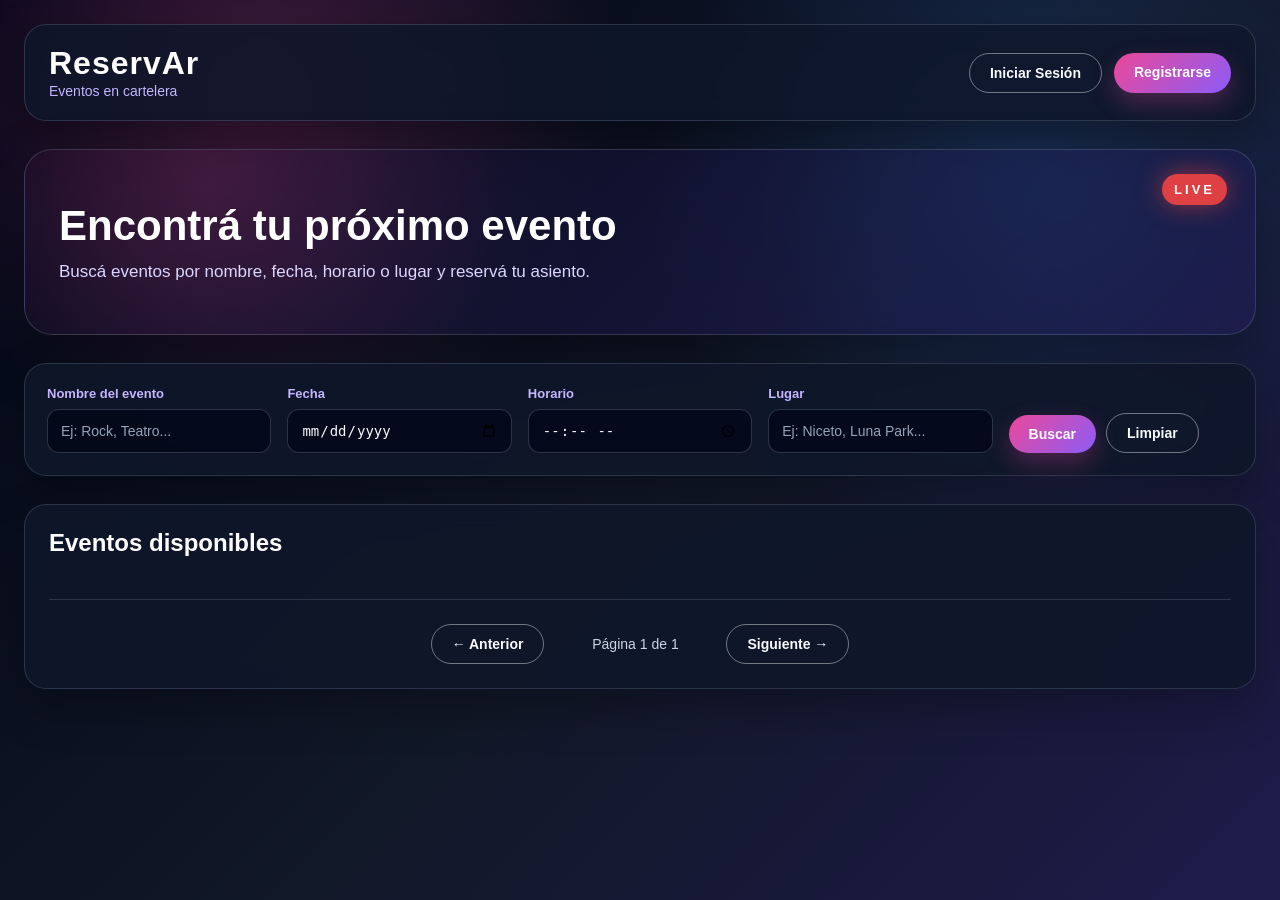
<file: wwwroot/index.html>
<!DOCTYPE html>
<html lang="es">

<head>
    <meta charset="UTF-8" />
    <meta name="viewport" content="width=device-width, initial-scale=1.0" />
    <title>ReservAr - Inicio</title>
    <link rel="stylesheet" href="./css/index.css" />
</head>

<body>
    <main class="home-page">
        <header class="navbar">
            <div class="brand">
                <h1>ReservAr</h1>
                <span id="welcomeUser">Eventos en cartelera</span>
            </div>

            <nav id="navActions" class="nav-actions"></nav>
        </header>

        <section class="hero">
            <h2>Encontrá tu próximo evento</h2>
            <p>Buscá eventos por nombre, fecha, horario o lugar y reservá tu asiento.</p>
        </section>

        <section class="filters-card">
            <div class="filter-group">
                <label for="searchName">Nombre del evento</label>
                <input type="text" id="searchName" placeholder="Ej: Rock, Teatro..." />
            </div>

            <div class="filter-group">
                <label for="searchDate">Fecha</label>
                <input type="date" id="searchDate" />
            </div>

            <div class="filter-group">
                <label for="searchTime">Horario</label>
                <input type="time" id="searchTime" />
            </div>

            <div class="filter-group">
                <label for="searchVenue">Lugar</label>
                <input type="text" id="searchVenue" placeholder="Ej: Niceto, Luna Park..." />
            </div>

            <div class="filter-actions">
                <button id="searchButton" class="btn btn-primary">Buscar</button>
                <button id="clearButton" class="btn btn-outline">Limpiar</button>
            </div>
        </section>

        <section class="events-section">
            <div class="section-header">
                <h3>Eventos disponibles</h3>
                <span id="eventsCount"></span>
            </div>

            <div id="loadingMessage" class="loading-message hidden">
                Cargando eventos...
            </div>

            <div id="errorMessage" class="error-message hidden"></div>

            <div id="eventsContainer" class="events-grid"></div>

            <div id="paginationControls" class="pagination-controls hidden">
                <button id="prevPageButton" class="btn btn-outline">← Anterior</button>
                <span id="pageInfo" class="page-info">Página <span id="currentPage">1</span> de <span id="totalPages">1</span></span>
                <button id="nextPageButton" class="btn btn-outline">Siguiente →</button>
            </div>
        </section>
    </main>

    <script type="module" src="./js/index.js"></script>
</body>

</html>
</file>
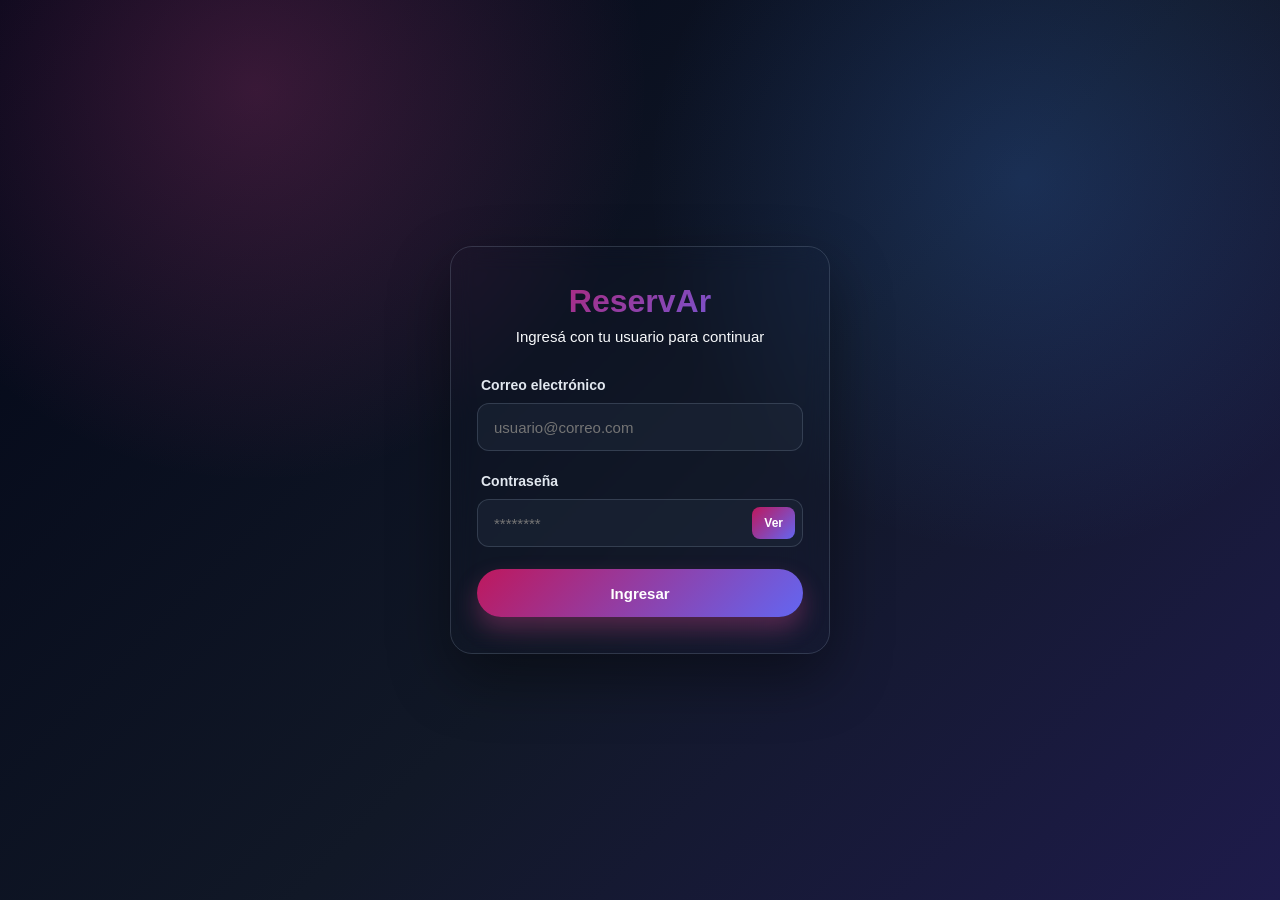
<file: wwwroot/login.html>
<!DOCTYPE html>
<html lang="es">

<head>
    <meta charset="UTF-8" />
    <meta name="viewport" content="width=device-width, initial-scale=1.0" />
    <title>ReservAr - Login</title>
    <link rel="stylesheet" href="./css/main.css" />
</head>

<body>
    <main class="login-page">
        <section class="login-card">
            <div class="login-header">
                <h1>ReservAr</h1>
                <p>Ingresá con tu usuario para continuar</p>
            </div>

            <form id="loginForm" class="login-form">
                <div class="form-group">
                    <label for="email">Correo electrónico</label>
                    <input type="email" id="email" name="email" placeholder="usuario@correo.com" required />
                </div>

                <div class="form-group">
                    <label for="password">Contraseña</label>
                    <div class="password-wrapper">
                        <input type="password" id="password" name="password" placeholder="********" required />
                        <button type="button" id="togglePassword" class="toggle-password">
                            Ver
                        </button>
                    </div>
                </div>

                <button type="submit" id="loginButton" class="login-button">
                    Ingresar
                </button>

                <div id="loadingMessage" class="loading-message hidden">
                    Validando credenciales...
                </div>

                <div id="errorMessage" class="error-message hidden"></div>
                <div id="successMessage" class="success-message hidden"></div>
            </form>
        </section>
    </main>

    <script type="module" src="./js/login.js"></script>
</body>

</html>
</file>
<file: wwwroot/css/index.css>
* {
    box-sizing: border-box;
    margin: 0;
    padding: 0;
}

body {
    font-family: Arial, sans-serif;
    min-height: 100vh;
    color: #f8fafc;
    background:
        radial-gradient(circle at 20% 10%, rgba(236, 72, 153, 0.25), transparent 28%),
        radial-gradient(circle at 80% 20%, rgba(59, 130, 246, 0.22), transparent 30%),
        linear-gradient(135deg, #020617, #111827 55%, #1e1b4b);
}

.home-page {
    min-height: 100vh;
    padding: 24px;
}

.navbar {
    background: rgba(15, 23, 42, 0.86);
    border: 1px solid rgba(148, 163, 184, 0.24);
    border-radius: 22px;
    padding: 20px 24px;
    display: flex;
    justify-content: space-between;
    align-items: center;
    box-shadow: 0 18px 45px rgba(0, 0, 0, 0.35);
    backdrop-filter: blur(14px);
}

.brand h1 {
    font-size: 32px;
    color: #ffffff;
    letter-spacing: 1px;
}

.brand span {
    font-size: 14px;
    color: #c4b5fd;
}

.nav-actions {
    display: flex;
    gap: 12px;
}

.btn {
    border: none;
    border-radius: 999px;
    padding: 11px 20px;
    cursor: pointer;
    font-weight: bold;
    font-size: 14px;
    text-decoration: none;
    display: inline-block;
    text-align: center;
    transition: transform 0.15s ease, box-shadow 0.15s ease;
}

.btn:hover {
    transform: translateY(-2px);
}

.btn-primary {
    background: linear-gradient(135deg, #ec4899, #8b5cf6);
    color: white;
    box-shadow: 0 10px 24px rgba(236, 72, 153, 0.28);
}

.btn-outline {
    background: transparent;
    color: #f8fafc;
    border: 1px solid rgba(248, 250, 252, 0.42);
}

.btn-logout {
    background: linear-gradient(135deg, #ef4444, #f97316);
    color: white;
}

.hero {
    margin: 28px 0;
    padding: 52px 34px;
    border-radius: 28px;
    color: white;
    background:
        linear-gradient(135deg, rgba(2, 6, 23, 0.42), rgba(30, 27, 75, 0.88)),
        radial-gradient(circle at 15% 20%, rgba(236, 72, 153, 0.35), transparent 28%),
        radial-gradient(circle at 85% 30%, rgba(14, 165, 233, 0.28), transparent 30%);
    border: 1px solid rgba(148, 163, 184, 0.25);
    box-shadow: 0 24px 55px rgba(0, 0, 0, 0.35);
    position: relative;
    overflow: hidden;
}

.hero::after {
    content: "LIVE";
    position: absolute;
    right: 28px;
    top: 24px;
    font-size: 13px;
    font-weight: 800;
    letter-spacing: 3px;
    padding: 8px 12px;
    border-radius: 999px;
    background: rgba(239, 68, 68, 0.92);
    box-shadow: 0 0 24px rgba(239, 68, 68, 0.55);
}

.hero h2 {
    font-size: 42px;
    margin-bottom: 12px;
    max-width: 720px;
}

.hero p {
    font-size: 17px;
    color: #ddd6fe;
    max-width: 720px;
}

.filters-card {
    background: rgba(15, 23, 42, 0.9);
    padding: 22px;
    border-radius: 22px;
    border: 1px solid rgba(148, 163, 184, 0.22);
    box-shadow: 0 18px 45px rgba(0, 0, 0, 0.28);
    display: grid;
    grid-template-columns: repeat(5, 1fr);
    gap: 16px;
    margin-bottom: 28px;
    backdrop-filter: blur(12px);
}

.filter-group {
    display: flex;
    flex-direction: column;
    gap: 8px;
}

.filter-group label {
    font-size: 13px;
    font-weight: bold;
    color: #c4b5fd;
}

.filter-group input {
    height: 44px;
    border: 1px solid rgba(148, 163, 184, 0.28);
    background: rgba(2, 6, 23, 0.72);
    color: #f8fafc;
    border-radius: 12px;
    padding: 0 13px;
    font-size: 14px;
    outline: none;
}

.filter-group input::placeholder {
    color: #94a3b8;
}

.filter-group input:focus {
    border-color: #ec4899;
    box-shadow: 0 0 0 3px rgba(236, 72, 153, 0.18);
}

.filter-actions {
    display: flex;
    align-items: end;
    gap: 10px;
}

.events-section {
    background: rgba(15, 23, 42, 0.9);
    padding: 24px;
    border-radius: 22px;
    border: 1px solid rgba(148, 163, 184, 0.22);
    box-shadow: 0 18px 45px rgba(0, 0, 0, 0.28);
    backdrop-filter: blur(12px);
}

.section-header {
    display: flex;
    justify-content: space-between;
    margin-bottom: 18px;
}

.section-header h3 {
    font-size: 24px;
    color: #ffffff;
}

.section-header span {
    color: #c4b5fd;
    font-size: 14px;
}

.events-grid {
    display: grid;
    grid-template-columns: repeat(3, 1fr);
    gap: 18px;
}

.event-card {
    border: 1px solid rgba(148, 163, 184, 0.22);
    border-radius: 20px;
    padding: 20px;
    background:
        linear-gradient(180deg, rgba(30, 41, 59, 0.98), rgba(15, 23, 42, 0.98));
    cursor: pointer;
    transition: transform 0.18s ease, box-shadow 0.18s ease, border-color 0.18s ease;
    position: relative;
    overflow: hidden;
}

.event-card::before {
    content: "🎤";
    position: absolute;
    right: 18px;
    top: 16px;
    font-size: 34px;
    opacity: 0.16;
}

.event-card:hover {
    transform: translateY(-5px);
    border-color: rgba(236, 72, 153, 0.65);
    box-shadow: 0 18px 36px rgba(236, 72, 153, 0.18);
}

.event-card h4 {
    font-size: 20px;
    margin-bottom: 12px;
    color: #ffffff;
    padding-right: 38px;
}

.event-info {
    display: flex;
    flex-direction: column;
    gap: 8px;
    color: #cbd5e1;
    font-size: 14px;
}

.event-info strong {
    color: #f9a8d4;
}

.status-badge {
    margin-top: 16px;
    display: inline-block;
    padding: 8px 12px;
    border-radius: 999px;
    font-size: 12px;
    font-weight: bold;
    background: rgba(34, 197, 94, 0.16);
    color: #86efac;
    border: 1px solid rgba(34, 197, 94, 0.32);
}

.loading-message,
.error-message,
.empty-message {
    padding: 14px;
    border-radius: 14px;
    margin-bottom: 16px;
    font-size: 14px;
}

.loading-message {
    background: rgba(59, 130, 246, 0.14);
    color: #bfdbfe;
    border: 1px solid rgba(59, 130, 246, 0.25);
}

.error-message {
    background: rgba(239, 68, 68, 0.14);
    color: #fecaca;
    border: 1px solid rgba(239, 68, 68, 0.28);
}

.empty-message {
    background: rgba(15, 23, 42, 0.72);
    color: #cbd5e1;
    border: 1px dashed rgba(148, 163, 184, 0.32);
}

.hidden {
    display: none;
}

.pagination-controls {
    display: flex;
    justify-content: center;
    align-items: center;
    gap: 16px;
    margin-top: 24px;
    padding-top: 24px;
    border-top: 1px solid rgba(148, 163, 184, 0.22);
}

.page-info {
    color: #cbd5e1;
    font-size: 14px;
    min-width: 150px;
    text-align: center;
}

.pagination-controls button:disabled {
    opacity: 0.5;
    cursor: not-allowed;
}

@media (max-width: 950px) {
    .filters-card {
        grid-template-columns: 1fr 1fr;
    }

    .events-grid {
        grid-template-columns: 1fr 1fr;
    }
}

@media (max-width: 650px) {
    .home-page {
        padding: 14px;
    }

    .navbar {
        flex-direction: column;
        gap: 16px;
        align-items: flex-start;
    }

    .nav-actions {
        width: 100%;
        flex-direction: column;
    }

    .btn {
        width: 100%;
    }

    .hero {
        padding: 38px 22px;
    }

    .hero h2 {
        font-size: 32px;
    }

    .filters-card {
        grid-template-columns: 1fr;
    }

    .events-grid {
        grid-template-columns: 1fr;
    }

    .filter-actions {
        flex-direction: column;
        align-items: stretch;
    }
}
</file>
<file: wwwroot/css/main.css>
/* Importar base y variables */
@import "./base/variables.css";

/* Importar estructura */
@import "./layout/grid.css";

/* Importar componentes */
@import "./components/buttons.css";
@import "./components/seats.css";

/* Estructura específica de Auth */
@import "./layout/auth_layout.css";

/* Componentes reutilizables */
@import "./components/forms.css";

/* Otros estilos menores (helpers, mensajes, etc.) */
.hidden { display: none; }
.loading-message { background: rgba(59, 130, 246, 0.14); color: #bfdbfe; padding: 14px; border-radius: 14px; }
.error-message { background: rgba(239, 68, 68, 0.14); color: #fecaca; padding: 14px; border-radius: 14px; }
.success-message { background: rgba(34, 197, 94, 0.14); color: #86efac; padding: 14px; border-radius: 14px; }
</file>
